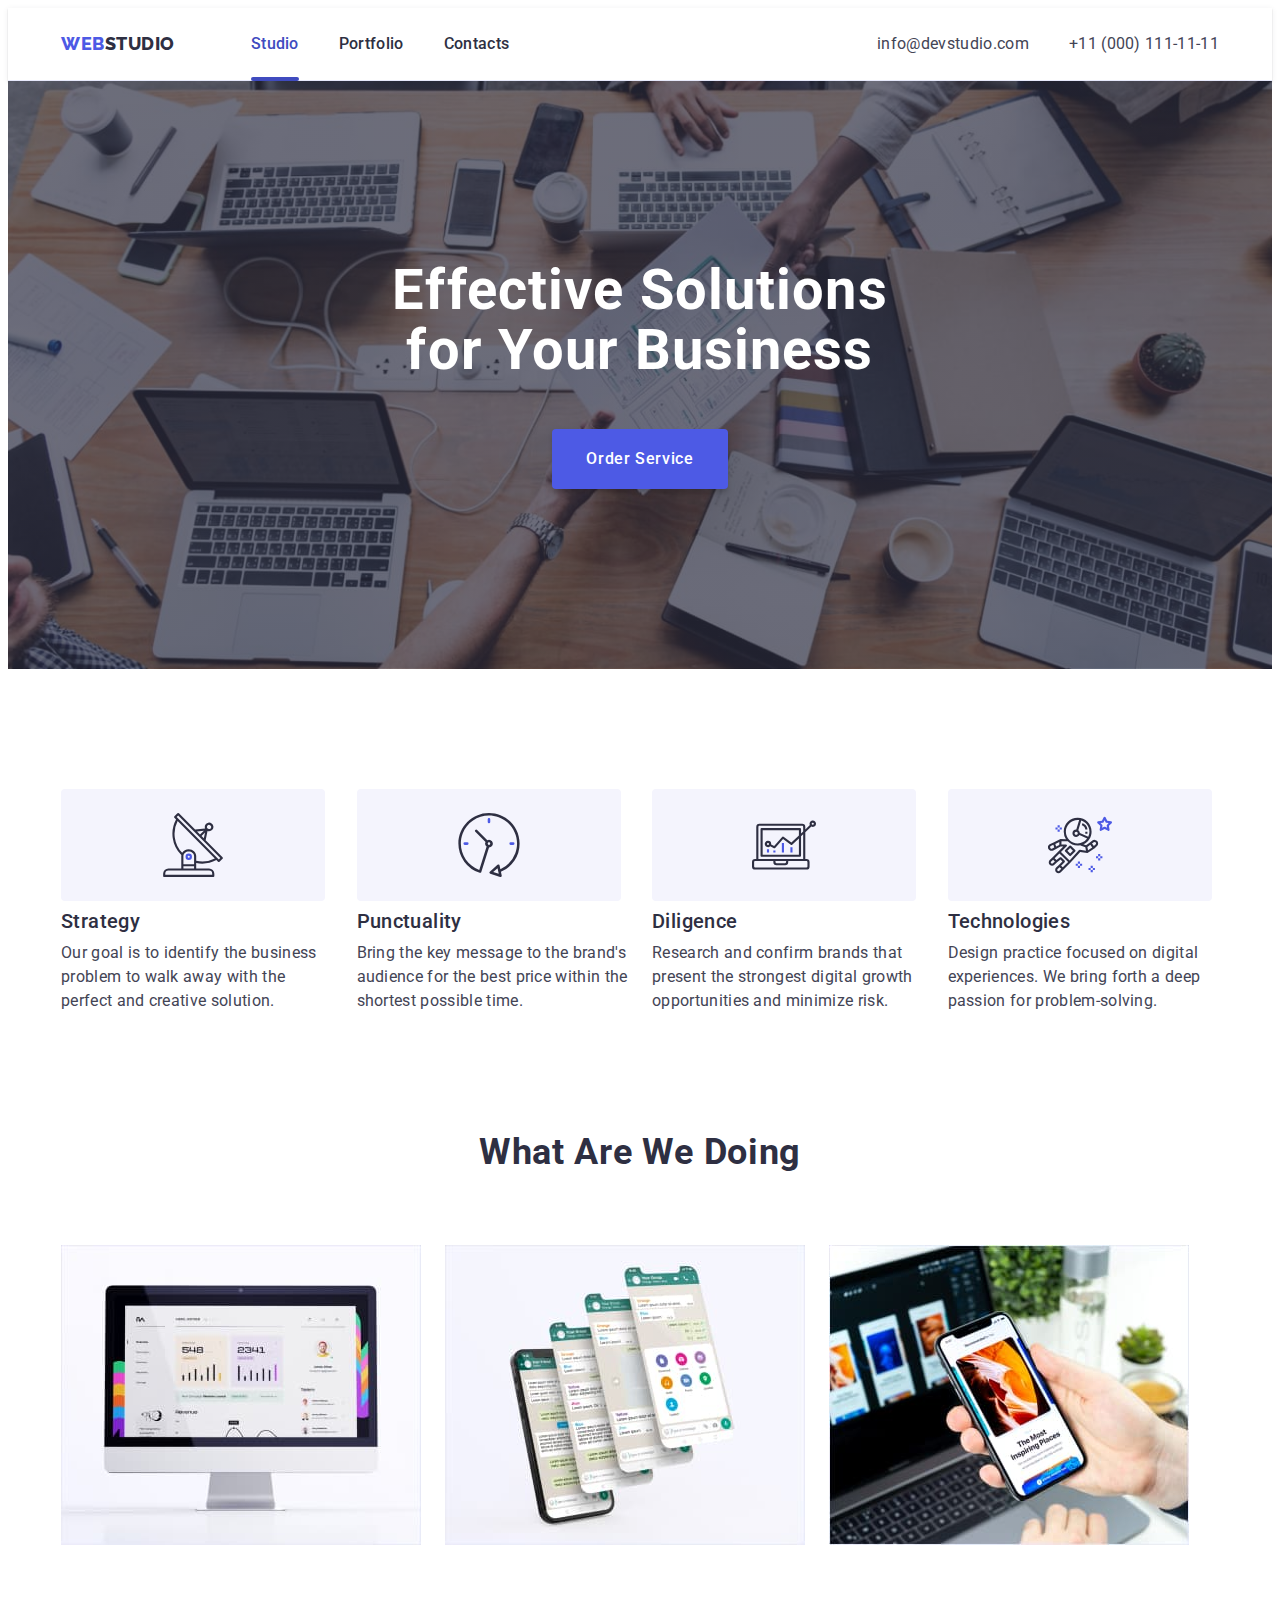
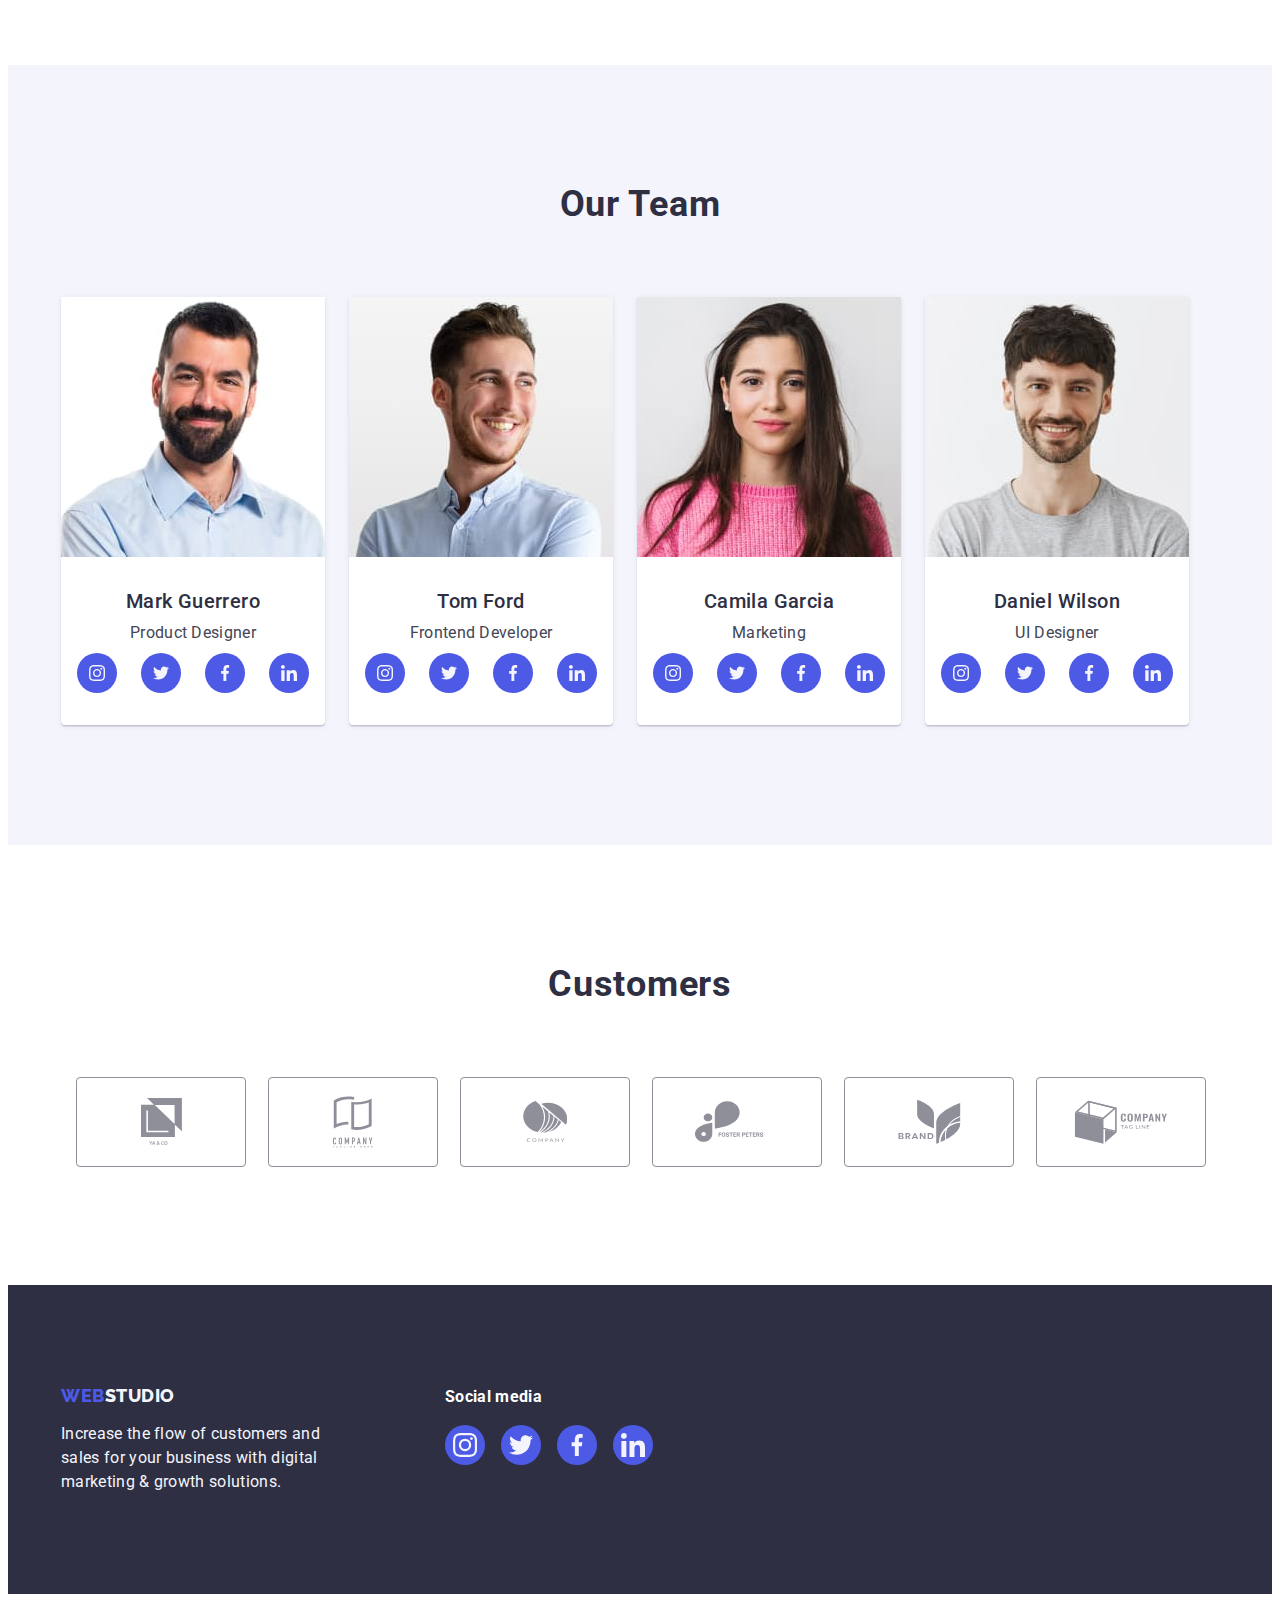
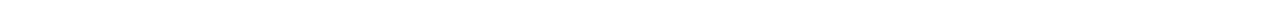
<file: index.html>
<!DOCTYPE html>
<html lang="en">
<head>
    <meta charset="UTF-8">
    <meta http-equiv="X-UA-Compatible" content="IE=edge">
    <meta name="viewport" content="width=device-width, initial-scale=1.0">
    <title>WebStudio</title>
    <link rel="stylesheet" href="https://cdnjs.cloudflare.com/ajax/libs/modern-normalize/1.1.0/modern-normalize.min.css"
        integrity="sha512-wpPYUAdjBVSE4KJnH1VR1HeZfpl1ub8YT/NKx4PuQ5NmX2tKuGu6U/JRp5y+Y8XG2tV+wKQpNHVUX03MfMFn9Q=="
        crossorigin="anonymous" referrerpolicy="no-referrer" />
        <link rel="preconnect" href="https://fonts.googleapis.com">
        <link rel="preconnect" href="https://fonts.gstatic.com" crossorigin>
        <link href="https://fonts.googleapis.com/css2?family=Raleway:wght@800&family=Roboto:wght@400;500;700;900&display=swap"
            rel="stylesheet">
        <link rel="stylesheet" href="./css/styles.css">
</head>
<body>
    <header class="header">
        <div class="header-container container">
<nav class="header-nav">
    <a href="./index.html" class="logo-top link">Web<span class="color-studio">Studio</span></a>
<ul class="header-list list">
    <li class="header-list list"><a href="./index.html" class="header-link link emphasis">Studio</a></li>
    <li class="header-list list"><a href="./portfolio.html" class="header-link link">Portfolio</a></li>
    <li class="header-list list"><a href="" class="header-link link">Contacts</a></li>
</ul></nav>
<address class="address">
    <ul class="address-list list">
        <li class="address-item"><a href="mailto:info@devstudio.com" class="address-contact link">info@devstudio.com</a>
        </li>
        <li class="address-item"><a href="tel:+110001111111" class="address-contact link">+11 (000) 111-11-11</a></li>
    </ul>
</address>
</div>
    </header>
    <main>
        <section class="hero">
            <div class="hero-container container">
            <h1 class="hero-title">Effective Solutions for Your Business</h1>
            <button data-modal-open type="button" class="hero-btn">Order Service</button>
            </div>
        </section>
        <section class="features section">
            <div class="features-container container">
                <h2 class="hidden">Features</h2>
            <ul class="features-list list">
                <li class="features-item">
                    <div class="icon-box">
                        <svg class="icon" width="64" height="64">
                            <use href="./images/icons.svg#icon-antenna"></use>
                        </svg>
                    </div>
                    <h3 class="features-title third-title">Strategy</h3>
                    <p class="features-text text">Our goal is to identify the business
                        problem to walk away with the perfect and creative solution.</p>
                </li>
                <li class="features-item">
                    <div class="icon-box">
                        <svg class="icon" width="64" height="64">
                            <use href="./images/icons.svg#icon-clock"></use>
                        </svg>
                    </div>
                    <h3 class="features-title third-title">Punctuality</h3>
                    <p class="features-text text">Bring the key message to the brand's audience for the best price within the
                        shortest possible time.</p>
                </li>
                <li class="features-item">
                    <div class="icon-box">
                        <svg class="icon" width="64" height="64">
                            <use href="./images/icons.svg#icon-diagram"></use>
                        </svg>
                    </div>
                    <h3 class="features-title third-title">Diligence</h3>
                    <p class="features-text text">Research and confirm brands that present the strongest digital growth
                        opportunities and minimize risk.</p>
                </li>
                <li class="features-item">
                    <div class="icon-box">
                        <svg class="icon" width="64" height="64">
                            <use href="./images/icons.svg#icon-astronaut"></use>
                        </svg>
                    </div>
                    <h3 class="features-title third-title">Technologies</h3>
                    <p class="features-text text">Design practice focused on digital experiences. We bring forth a deep passion for
                        problem-solving.</p>
                </li>
            </ul>
        </div>
        </section>
        <section class="our-work section">
        <div class="our-work-container container ">
            <h2 class="our-work-title title">What are we doing</h2>
        <ul class="our-work-list list">
            <li class="our-work-item"><img src="./images/computer_software.jpg" alt="computer software" width="360" height="300"
                    class="our-work-pic"></li>
            <li class="our-work-item"><img src="./images/communication_settings.jpg" alt="communication settings" width="360"
                    height="300" class="our-work-pic"></li>
            <li class="our-work-item"><img src="./images/phone_software.jpg" alt="phone software" width="360" height="300"
                    class="our-work-pic"></li>
        </ul>
    </div>
    </section>
    <section class="our-team section">
        <div class="our-team-container container">
            <h2 class="our-team-title title">Our Team</h2>
        <ul class="our-team-list list">
            <li class="our-team-item">
                <img src="./images/Mark_Guerrero_Product_Designer.jpg" alt="Mark Guerrero - Product Designer" width="264"
                    height="260" class="our-team-pic">
                <h3 class="our-team-subtitle third-title">Mark Guerrero</h3>
                <p class="our-team-text text">Product Designer</p>
                <ul class="team-social-list list">
                    <li class="team-social-item item">
                        <a class="team-social-link link" href="">
                            <svg class="team-social-icon icon" width="16" height="16"> 
                                <use href="./images/icons.svg#icon-instagram"></use>
                            </svg>
                        </a>
                    </li>
                    <li class="team-social-item item">
                        <a class="team-social-link link" href="">
                            <svg class="team-social-icon icon" width="16" height="16">
                                <use href="./images/icons.svg#icon-twitter"></use>
                            </svg>
                        </a>
                    </li>
                    <li class="team-social-item item">
                        <a class="team-social-link link" href="">
                            <svg class="team-social-icon icon" width="16" height="16">
                                <use href="./images/icons.svg#icon-facebook"></use>
                            </svg>
                        </a>
                    </li>
                    <li class="team-social-item item">
                        <a class="team-social-link link" href="">
                            <svg class="team-social-icon icon" width="16" height="16">
                                <use href="./images/icons.svg#icon-linkedin"></use>
                            </svg>
                        </a>
                    </li>
                </ul>
            </li>
            <li class="our-team-item">
                <img src="./images/Tom_Ford_Frontend_Developer.jpg" alt="Tom Ford - Frontend Developer" width="264" height="260"
                    class="our-team-pic">
                <h3 class="our-team-subtitle third-title">Tom Ford</h3>
                <p class="our-team-text text">Frontend Developer</p>
                <ul class="team-social-list list">
                    <li class="team-social-item item">
                        <a class="team-social-link link" href="">
                            <svg class="team-social-icon icon" width="16" height="16">
                                <use href="./images/icons.svg#icon-instagram"></use>
                            </svg>
                        </a>
                    </li>
                    <li class="team-social-item item">
                        <a class="team-social-link link" href="">
                            <svg class="team-social-icon icon" width="16" height="16">
                                <use href="./images/icons.svg#icon-twitter"></use>
                            </svg>
                        </a>
                    </li>
                    <li class="team-social-item item">
                        <a class="team-social-link link" href="">
                            <svg class="team-social-icon icon" width="16" height="16">
                                <use href="./images/icons.svg#icon-facebook"></use>
                            </svg>
                        </a>
                    </li>
                    <li class="team-social-item item">
                        <a class="team-social-link link" href="">
                            <svg class="team-social-icon icon" width="16" height="16">
                                <use href="./images/icons.svg#icon-linkedin"></use>
                            </svg>
                        </a>
                    </li>
                </ul>
            </li>
            <li class="our-team-item">
                <img src="./images/Camila_Garcia_Marketing.jpg" alt="Camila Garcia - Marketing" width="264" height="260"
                    class="our-team-pic">
                <h3 class="our-team-subtitle third-title">Camila Garcia</h3>
                <p class="our-team-text text">Marketing</p>
                <ul class="team-social-list list">
                    <li class="team-social-item item">
                        <a class="team-social-link link" href="">
                            <svg class="team-social-icon icon" width="16" height="16">
                                <use href="./images/icons.svg#icon-instagram"></use>
                            </svg>
                        </a>
                    </li>
                    <li class="team-social-item item">
                        <a class="team-social-link link" href="">
                            <svg class="team-social-icon icon" width="16" height="16">
                                <use href="./images/icons.svg#icon-twitter"></use>
                            </svg>
                        </a>
                    </li>
                    <li class="team-social-item item">
                        <a class="team-social-link link" href="">
                            <svg class="team-social-icon icon" width="16" height="16">
                                <use href="./images/icons.svg#icon-facebook"></use>
                            </svg>
                        </a>
                    </li>
                    <li class="team-social-item item">
                        <a class="team-social-link link" href="">
                            <svg class="team-social-icon icon" width="16" height="16">
                                <use href="./images/icons.svg#icon-linkedin"></use>
                            </svg>
                        </a>
                    </li>
                </ul>
            </li>
            <li class="our-team-item">
                <img src="./images/Daniel_Wilson_UI_Designer.jpg" alt="Daniel Wilson - UI Designer" width="264" height="260"
                    class="our-team-pic">
                <h3 class="our-team-subtitle third-title">Daniel Wilson</h3>
                <p class="our-team-text text">UI Designer</p>
                <ul class="team-social-list list">
                    <li class="team-social-item item">
                        <a class="team-social-link link" href="">
                            <svg class="team-social-icon icon" width="16" height="16">
                                <use href="./images/icons.svg#icon-instagram"></use>
                            </svg>
                        </a>
                    </li>
                    <li class="team-social-item item">
                        <a class="team-social-link link" href="">
                            <svg class="team-social-icon icon" width="16" height="16">
                                <use href="./images/icons.svg#icon-twitter"></use>
                            </svg>
                        </a>
                    </li>
                    <li class="team-social-item item">
                        <a class="team-social-link link" href="">
                            <svg class="team-social-icon icon" width="16" height="16">
                                <use href="./images/icons.svg#icon-facebook"></use>
                            </svg>
                        </a>
                    </li>
                    <li class="team-social-item item">
                        <a class="team-social-link link" href="">
                            <svg class="team-social-icon icon" width="16" height="16">
                                <use href="./images/icons.svg#icon-linkedin"></use>
                            </svg>
                        </a>
                    </li>
                </ul>
            </li>
        </ul></div>
    </section>
    <section class="customers section">
        <div class="customers-containet container">
        <h2 class="customers-title title">Customers</h2>
        <ul class="customers-list list">
            <li class="customers-item item">
                <a class="customers-link link" href="">
                    <svg class="customers-icon icon" width="41" height="47">
                        <use class="customers-logo" href="./images/icons.svg#icon-YaCo"></use>
                    </svg>
                </a>
            </li>
            <li class="customers-item item">
                <a class="customers-link link" href="">
                    <svg class="customers-icon icon" width="40" height="52">
                        <use class="customers-logo" href="./images/icons.svg#icon-Company_Tagline_Here"></use>
                    </svg>
                </a>
            </li>
            <li class="customers-item item">
                <a class="customers-link link" href="">
                    <svg class="customers-icon icon" width="44" height="41">
                        <use class="customers-logo" href="./images/icons.svg#icon-Company"></use>
                    </svg>
                </a>
            </li>
            <li class="customers-item item">
                <a class="customers-link link" href="">
                    <svg class="customers-icon icon" width="84" height="41">
                        <use class="customers-logo" href="./images/icons.svg#icon-Foster_Peters"></use>
                    </svg>
                </a>
            </li>
            <li class="customers-item item">
                <a class="customers-link link" href="">
                    <svg class="customers-icon icon" width="63" height="45">
                        <use class="customers-logo" href="./images/icons.svg#icon-Brand"></use>
                    </svg>
                </a>
            </li>
            <li class="customers-item item">
                <a class="customers-link link" href="">
                    <svg class="customers-icon icon" width="94" height="44">
                        <use class="customers-logo" href="./images/icons.svg#icon-Company_Tag_Line"></use>
                    </svg>
                </a>
            </li>
        </ul>
        </div>
    </section>
    </main>
    <footer class="footer">
    <div class="footer-container container">
        <div class="footer-box">
        <a href="./index.html" class="logo-bottom link">Web<span class="color-studio">Studio</span></a>
        <p class="footer-text text">Increase the flow of customers and sales for your business with digital marketing & growth
        solutions.</p>
        </div>
        <div class="footer-social">
            <h3 class="foter-social-title">Social media</h3>
            <ul class="footer-social-list list">
                <li class="footer-social-item item">
                    <a class="footer-social-link link" href="">
                        <svg class="footer-social-icon icon" width="24" height="24">
                            <use href="./images/icons.svg#icon-instagram"></use>
                        </svg>
                    </a>
                </li>
                <li class="footer-social-item item">
                    <a class="footer-social-link link" href="">
                        <svg class="footer-social-icon icon" width="24" height="24">
                            <use href="./images/icons.svg#icon-twitter"></use>
                        </svg>
                    </a>
                </li>
                <li class="footer-social-item item">
                    <a class="footer-social-link link" href="">
                        <svg class="footer-social-icon icon" width="22" height="24">
                            <use href="./images/icons.svg#icon-facebook"></use>
                        </svg>
                    </a>
                </li>
                <li class="footer-social-item item">
                    <a class="footer-social-link link" href="">
                        <svg class="footer-social-icon icon" width="24" height="24">
                            <use href="./images/icons.svg#icon-linkedin"></use>
                        </svg>
                    </a>
                </li>
            </ul>
        </div>

</div>
    </footer>

<div data-modal class="backdrop is-hidden">
    <div class="modal">
        <button data-modal-close class="close-btn" type="button">
            <svg class="close-icon-btn"  width="8" height="8">
            <use href="./images/icons.svg#icon-close"></use>
            </svg>
        </button>
    </div>
</div>
<script src="./js/modal.js"></script>
</body>
</html>
</file>
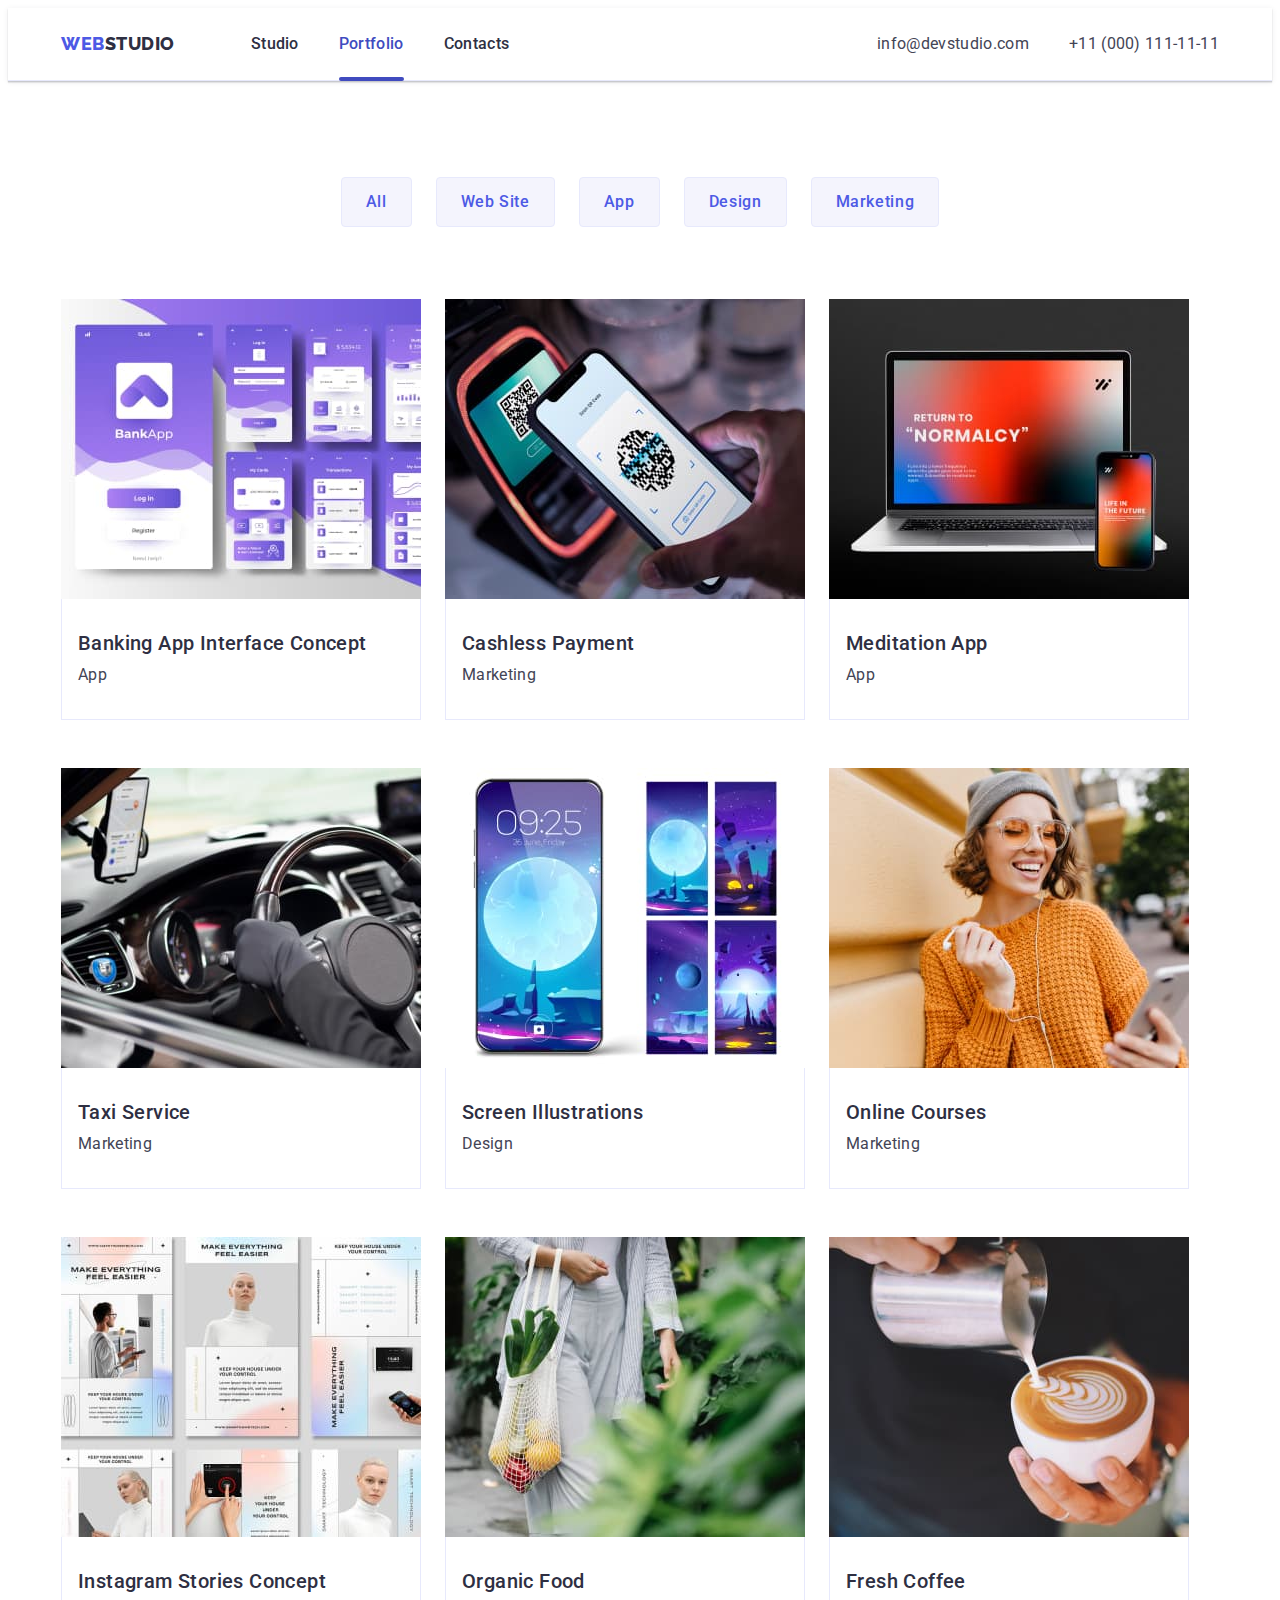
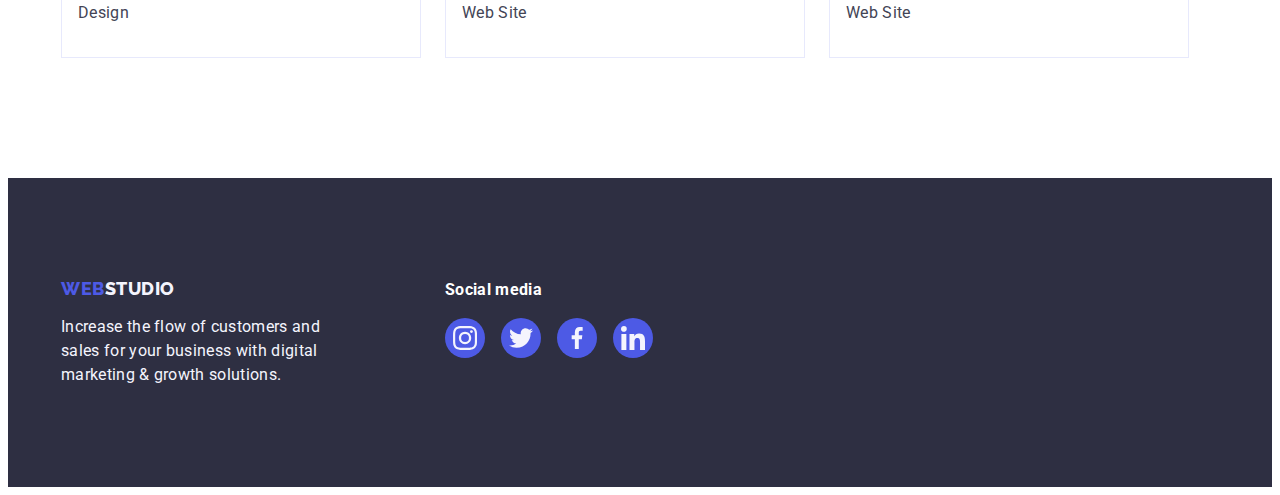
<file: portfolio.html>
<!DOCTYPE html>
<html lang="en">
<head>
    <meta charset="UTF-8">
    <meta http-equiv="X-UA-Compatible" content="IE=edge">
    <meta name="viewport" content="width=device-width, initial-scale=1.0">
    <title>Portfolio</title>
    <link rel="stylesheet" href="https://cdnjs.cloudflare.com/ajax/libs/modern-normalize/1.1.0/modern-normalize.min.css"
        integrity="sha512-wpPYUAdjBVSE4KJnH1VR1HeZfpl1ub8YT/NKx4PuQ5NmX2tKuGu6U/JRp5y+Y8XG2tV+wKQpNHVUX03MfMFn9Q=="
        crossorigin="anonymous" referrerpolicy="no-referrer" />
    <link rel="preconnect" href="https://fonts.googleapis.com">
    <link rel="preconnect" href="https://fonts.gstatic.com" crossorigin>
    <link href="https://fonts.googleapis.com/css2?family=Raleway:wght@800&family=Roboto:wght@400;500;700;900&display=swap"
        rel="stylesheet">
        <link rel="stylesheet" href="./css/styles.css">
<body>
<header class="header">
    <div class="header-container container">
        <nav class="header-nav">
            <a href="./index.html" class="logo-top link">Web<span class="color-studio">Studio</span></a>
            <ul class="header-list list">
                <li class="header-list list"><a href="./index.html" class="header-link link">Studio</a></li>
                <li class="header-list list"><a href="./portfolio.html" class="header-link link emphasis">Portfolio</a></li>
                <li class="header-list list"><a href="" class="header-link link">Contacts</a></li>
            </ul>
        </nav>
        <address class="address">
            <ul class="address-list list">
                <li class="address-item"><a href="mailto:info@devstudio.com"
                        class="address-contact link">info@devstudio.com</a>
                </li>
                <li class="address-item"><a href="tel:+110001111111" class="address-contact link">+11 (000)
                        111-11-11</a></li>
            </ul>
        </address>
    </div>
</header>
    <main>
        <section class="portfolio">
            <div class="portfolio-container container">
            <h1 class="hidden">Portfolio</h1>
            <ul class="portfolio-functional-list list">
                <li class="portfolio-functional-item"><button type="button" class="portfolio-functional-btn btn">All</button></li>
                <li class="portfolio-functional-item"><button type="button" class="portfolio-functional-btn btn">Web Site</button></li>
                <li class="portfolio-functional-item"><button type="button" class="portfolio-functional-btn btn">App</button></li>
                <li class="portfolio-functional-item"><button type="button" class="portfolio-functional-btn btn">Design</button></li>
                <li class="portfolio-functional-item"><button type="button" class="portfolio-functional-btn btn">Marketing</button></li>
            </ul>
            <ul class="portfolio-list list">
              <li class="portfolio-item">
                <a href="" class="portfolio-link link">
                    <div class="portfolio-overlay-imgnote">
                    <img src="./images/Banking_App_Interface_Concept.jpg" alt="Banking App" width="360" height="300" class="portfolio-pic">
                <p class="portfolio-imgnote text">14 Stylish and User-Friendly App Design Concepts · Task Manager App · Calorie Tracker App · Exotic Fruit Ecommerce App ·
                Cloud Storage App</p>
                </div>
                    <div class="wrapper-portfolio">
                        <h2 class="portfolio-title third-title">Banking App Interface Concept</h2>
                    <p class="portfolio-text text">App</p>
                </div>
                </a>
              </li>
              <li class="portfolio-item">
                <a href="" class="portfolio-link link">
                    <div class="portfolio-overlay-imgnote">
                    <img src="./images/Cashless_Payment.jpg" alt="Cashless_Payment" width="360" height="300" class="portfolio-pic">
                        <p class="portfolio-imgnote text">14 Stylish and User-Friendly App Design Concepts · Task Manager App · Calorie
                            Tracker App · Exotic Fruit Ecommerce App ·
                            Cloud Storage App</p>
                    </div>
                    <div class="wrapper-portfolio">
                        <h2 class="portfolio-title third-title">Cashless Payment</h2>
                    <p class="portfolio-text text">Marketing</p>
                </div>
                </a>
              </li>
              <li class="portfolio-item">
                <a href="" class="portfolio-link link">
                    <div class="portfolio-overlay-imgnote">
                        <img src="./images/Meditation_App.jpg" alt="Meditation App" width="360" height="300" class="portfolio-pic">
                        <p class="portfolio-imgnote text">14 Stylish and User-Friendly App Design Concepts · Task Manager App · Calorie
                            Tracker App · Exotic Fruit Ecommerce App ·
                            Cloud Storage App</p>
                    </div>
                    <div class="wrapper-portfolio">
                        <h2 class="portfolio-title third-title">Meditation App</h2>
                    <p class="portfolio-text text">App</p>
                </div>
                </a>
              </li>
              <li class="portfolio-item">
                <a href="" class="portfolio-link link">
                    <div class="portfolio-overlay-imgnote">
                    <img src="./images/Taxi_Service.jpg" alt="Taxi Service" width="360" height="300" class="portfolio-pic">
                        <p class="portfolio-imgnote text">14 Stylish and User-Friendly App Design Concepts · Task Manager App · Calorie
                            Tracker App · Exotic Fruit Ecommerce App ·
                            Cloud Storage App</p>
                    </div>
                    <div class="wrapper-portfolio">
                        <h2 class="portfolio-title third-title">Taxi Service</h2>
                    <p class="portfolio-text text">Marketing</p>
                </div>
                </a>
              </li>
              <li class="portfolio-item">
                <a href="" class="portfolio-link link">
                    <div class="portfolio-overlay-imgnote">
                    <img src="./images/Screen_Illustrations.jpg" alt="Screen Illustrations" width="360" height="300" class="portfolio-pic">
                        <p class="portfolio-imgnote text">14 Stylish and User-Friendly App Design Concepts · Task Manager App · Calorie
                            Tracker App · Exotic Fruit Ecommerce App ·
                            Cloud Storage App</p>
                    </div>
                    <div class="wrapper-portfolio">
                        <h2 class="portfolio-title third-title">Screen Illustrations</h2>
                    <p class="portfolio-text text">Design</p>
                </div>
                </a>
              </li>
              <li class="portfolio-item">
                <a href="" class="portfolio-link link">
                    <div class="portfolio-overlay-imgnote">
                    <img src="./images/Online_Courses.jpg" alt="Online Courses" width="360" height="300" class="portfolio-pic">
                        <p class="portfolio-imgnote text">14 Stylish and User-Friendly App Design Concepts · Task Manager App · Calorie
                            Tracker App · Exotic Fruit Ecommerce App ·
                            Cloud Storage App</p>
                    </div>
                    <div class="wrapper-portfolio">
                        <h2 class="portfolio-title third-title">Online Courses</h2>
                    <p class="portfolio-text text">Marketing</p>
                </div>
                </a>
              </li>
              <li class="portfolio-item">
                <a href="" class="portfolio-link link">
                    <div class="portfolio-overlay-imgnote">
                    <img src="./images/Instagram_Stories_Concept.jpg" alt="Instagram Stories Concept" width="360" height="300"
                        class="portfolio-pic">
                        <p class="portfolio-imgnote text">14 Stylish and User-Friendly App Design Concepts · Task Manager App · Calorie
                            Tracker App · Exotic Fruit Ecommerce App ·
                            Cloud Storage App</p>
                    </div>
                    <div class="wrapper-portfolio">
                        <h2 class="portfolio-title third-title">Instagram Stories Concept</h2>
                    <p class="portfolio-text text">Design</p>
                </div>
                </a>
              </li>
              <li class="portfolio-item">
                <a href="" class="portfolio-link link">
                    <div class="portfolio-overlay-imgnote">
                        <img src="./images/Organic_Food.jpg" alt="Organic Food" width="360" height="300" class="portfolio-pic">
                        <p class="portfolio-imgnote text">14 Stylish and User-Friendly App Design Concepts · Task Manager App · Calorie
                            Tracker App · Exotic Fruit Ecommerce App ·
                            Cloud Storage App</p>
                    </div>
                    <div class="wrapper-portfolio">
                        <h2 class="portfolio-title third-title">Organic Food</h2>
                    <p class="portfolio-text text">Web Site</p>
                </div>
                </a>
              </li>
              <li class="portfolio-item">
                <a href="" class="portfolio-link link">
                    <div class="portfolio-overlay-imgnote">
                    <img src="./images/Fresh_Coffee.jpg" alt="Fresh Coffee" width="360" height="300" class="portfolio-pic">
                        <p class="portfolio-imgnote text">14 Stylish and User-Friendly App Design Concepts · Task Manager App · Calorie
                            Tracker App · Exotic Fruit Ecommerce App ·
                            Cloud Storage App</p>
                    </div>
                    <div class="wrapper-portfolio">
                        <h2 class="portfolio-title third-title">Fresh Coffee</h2>
                    <p class="portfolio-text text">Web Site</p>
                </div>
                </a>
              </li>
            </ul> 
            </div>
        </section>
    </main>
<footer class="footer">
    <div class="footer-container container">
        <div class="footer-box">
            <a href="./index.html" class="logo-bottom link">Web<span class="color-studio">Studio</span></a>
            <p class="footer-text text">Increase the flow of customers and sales for your business with digital
                marketing & growth
                solutions.</p>
        </div>
        <div class="footer-social">
            <h3 class="foter-social-title">Social media</h3>
            <ul class="footer-social-list list">
                <li class="footer-social-item item">
                    <a class="footer-social-link link" href="">
                        <svg class="footer-social-icon icon" width="24" height="24">
                            <use href="./images/icons.svg#icon-instagram"></use>
                        </svg>
                    </a>
                </li>
                <li class="footer-social-item item">
                    <a class="footer-social-link link" href="">
                        <svg class="footer-social-icon icon" width="24" height="24">
                            <use href="./images/icons.svg#icon-twitter"></use>
                        </svg>
                    </a>
                </li>
                <li class="footer-social-item item">
                    <a class="footer-social-link link" href="">
                        <svg class="footer-social-icon icon" width="22" height="24">
                            <use href="./images/icons.svg#icon-facebook"></use>
                        </svg>
                    </a>
                </li>
                <li class="footer-social-item item">
                    <a class="footer-social-link link" href="">
                        <svg class="footer-social-icon icon" width="24" height="24">
                            <use href="./images/icons.svg#icon-linkedin"></use>
                        </svg>
                    </a>
                </li>
            </ul>
        </div>

    </div>
</footer>
</body>
</html>
</file>
<file: css/styles.css>
:root {
    --main-backgroud-color: #ffffff;
    --hero-background-color: #2E2F42;
    --modal-backgroud-color: #F4F4FD;
    --main-btn-backgroudcolor: #F4F4FD;
    --primary-brand-color: #4D5AE5;
    --pressed-color: #404BBF;
    --accent-color:#2E2F42;
    --second-accent-color: #ffffff;
    --text-color: #434455;
    --additional-color: #F4F4FD;
    --helper-color: #8E8F99;
}


body {
    font-family: 'Roboto', sans-serif;
    color: var(--text-color);
    background-color: var(--main-backgroud-color)
}

p,
h1,
h2,
h3,
h4,
h5,
h6 {
    margin: 0;
}

ul {
    margin: 0;
    padding-left: 0;
}

img {
    display: block
}

.container {
    width: 1158px;
    padding: 0 15px;
    margin: 0 auto;
    /* outline: 2px solid red; */
}

/* .section {

} */

.title {
    font-size: 36px;
    line-height: 1.11;
    text-align: center;
    letter-spacing: 0.02em;
    text-transform: capitalize;
    color:var(--accent-color)
}

.link {
    text-decoration: none;

}

.link:is(:hover, :focus){
    color: var(--pressed-color)
}

/* .btn {
    font-family: 'Roboto', sans-serif;
    font-weight: 500;
    font-size: 16px;
    line-height: 1.5;
    letter-spacing: 0.04em;
    cursor: pointer;
    color:var(--primary-brand-color);
    background-color: var(--main-btn-backgroudcolor);

    transition: color 250ms cubic-bezier(0.4, 0, 0.2, 1), background-color 250ms cubic-bezier(0.4, 0, 0.2, 1), border-color 250ms cubic-bezier(0.4, 0, 0.2, 1);

} */

.btn:is(:hover, :focus){
    color: var(--second-accent-color);
    background-color: var(--pressed-color);
    border-color: transparent;
}

.list {
    list-style: none;
}

.third-title {
    font-weight: 500;
    font-size: 20px;
    line-height: 1.2;
    letter-spacing: 0.02em;
    color: var(--accent-color);
}

.text {
    font-size: 16px;
    line-height: 1.5;
    letter-spacing: 0.02em;
    color: var(--text-color);
}


/*-------------------------HEADER-------------------------*/




.header {
    font-weight: 500;
    font-size: 16px;
    line-height: 1.5;
    letter-spacing: 0.02em;

    padding: 24px 0;
        
    border-bottom: 1px solid #E7E9FC;
    box-shadow: 0px 2px 1px rgba(46, 47, 66, 0.08), 0px 1px 1px rgba(46, 47, 66, 0.16), 0px 1px 6px rgba(46, 47, 66, 0.08);
    }

.header-container{
    display: flex;
    align-items: center;
}

.header-nav {
    display: flex;
    align-items: center;
    margin-right: auto;
}

.logo-top {
        font-family: 'Raleway', sans-serif;
        font-weight: 800;
        font-size: 18px;
        line-height: 1.17;
        letter-spacing: 0.03em;
        text-transform: uppercase;
        color: var(--primary-brand-color);

        margin-right: 76px;
    }


.color-studio {
    color: var(--accent-color);
}

.header-list {
    display: flex;
    gap: 40px;
}


.header-link {
    color: var(--accent-color);
    position: relative;

    transition: color 250ms cubic-bezier(0.4, 0, 0.2, 1);
}

.header-link:is(:hover, :focus) {
    color: var(--pressed-color);
}

.emphasis{
    color: #404BBF;
}

.emphasis::after{
    content: "";
    position: absolute;
    width: 100%;
    height: 4px;
    left: 0;
    bottom: -25px;

    background: #404BBF;
    border-radius: 2px;
}

.address {
    font-style: normal;
    font-weight: 400;
    text-decoration: none;
}

.address-list {
    display: flex;
    gap: 40px;
}

/* .address-item {} */

.address-contact {
    color: var(--text-color);
    transition: color 250ms cubic-bezier(0.4, 0, 0.2, 1);
}

.address-contact:is(:hover, :focus) {
    color: var(--pressed-color);
}


/*-------------------------HERO-------------------------*/

.hero {
    background: var(--hero-background-color);
    background-image: linear-gradient(rgba(46, 47, 66, 0.7), rgba(46, 47, 66, 0.7)), 
    url(../images/hero-people-office.jpg);
    background-repeat: no-repeat;
    background-position: center;
    background-size: cover;

    max-width: 1440px;
    padding: 180px 0;
    margin: 0 auto;

}

/* .hero-container {
} */

.hero-title {
    font-size: 56px;
    line-height: 1.07;
    text-align: center;
    letter-spacing: 0.02em;
    color: var(--second-accent-color);

    max-width: 496px;
    margin-bottom:48px;
    margin-left: auto;
    margin-right: auto;

}

.hero-btn {
    font-family: 'Roboto', sans-serif;
    font-weight: 500;
    font-size: 16px;
    line-height: 1.5;
    letter-spacing: 0.04em;
    cursor: pointer;

    color: var(--second-accent-color);
    background: var(--primary-brand-color);

    display: block;
    margin-left: auto;
    margin-right: auto;
    padding: 16px 32px;
    
    border-color: transparent;
    box-shadow: 0px 4px 4px rgba(0, 0, 0, 0.15);
    border-radius: 4px;

    transition: background-color 250ms cubic-bezier(0.4, 0, 0.2, 1);
}

.hero-btn:is(:hover, :focus) {
    color: var(--second-accent-color);
    background-color: var(--pressed-color);
}


/*-------------------------Feauters-------------------------*/


.features{
    padding: 120px 0;
}

/* .features-container{
} */

.hidden {
    position: absolute;
    width: 1px;
    height: 1px;
    margin: -1px;
    border: 0;
    padding: 0;
    white-space: nowrap;
    clip-path: inset(100%);
    clip: rect(0 0 0 0);
    overflow: hidden;
}

.features-list {
    display: flex;
    gap: 24px;
}

.features-item {
    width: calc((100% - 72px) / 4);
}

.icon-box {
    width: 264px;
    height: 112px;

    background-color: var(--modal-backgroud-color);
    border-radius: 4px;

    display: flex;
    justify-content: center;
    align-items: center;

    margin-bottom: 8px;
}

/* .icon {

} */

.features-title {
    margin-bottom: 8px;
}

/* .features-text {} */

/*-------------------------What are we doing-------------------------*/

.our-work {
    padding: 0 0 120px 0;
}

/* .our-work-container{
} */

.our-work-title {
    margin-bottom: 72px;
}

.our-work-list {
    display: flex;
    gap: 24px;
}

/* .our-work-item {}


.our-work-pic {} */

/*-------------------------Our Team-------------------------*/

.our-team {
    background-color: var(--modal-backgroud-color);
    padding: 120px 0;
}

/* .our-team-container{} */

.our-team-title {
    margin-bottom: 72px;
}

.our-team-list {
    display: flex;
    gap: 24px;
}

.our-team-item {
    background-color:var(--main-backgroud-color);
    box-shadow: 0px 1px 6px rgba(46, 47, 66, 0.08), 0px 1px 1px rgba(46, 47, 66, 0.16), 0px 2px 1px rgba(46, 47, 66, 0.08);

    padding-bottom: 32px;

    border-radius: 0px 0px 4px 4px;
    }

.our-team-pic {
    margin-bottom: 32px;
}

.our-team-subtitle {
    text-align: center;

    margin-bottom: 8px;
}

.our-team-text {
    text-align: center;
    margin-bottom: 8px;
}

.team-social-list {
    display: flex;
    flex-direction: row;
    justify-content: center;
    align-items: center;
    gap: 24px;

}

.team-social-item {
    width: 40px;
    height: 40px;
}

.team-social-link {
    width: 100%;
    height: 100%;
    border-radius: 50%;
    border-color: transparent;
    background-color: var(--primary-brand-color);
    fill: var(--second-accent-color);
    display: flex;
    align-items: center;
    justify-content: center;

    transition: background-color 250ms cubic-bezier(0.4, 0, 0.2, 1);
        
}

.team-social-link:hover,
.team-social-link:focus {
    background-color: var(--pressed-color);

}

/* .team-social-icon {
    
}

.icon {
    
} */

/*-------------------------Customers-------------------------*/

.customers {
    padding: 120px 0;
}


/* .customers-containet {

} */


.customers-title {
    margin-bottom: 72px;
}


.customers-list {
    display: flex;
    align-items: center;
    justify-content: center;
    gap: 24px;

}


.customers-item {
    width: 168px;
    height: 88px;

}


.customers-link {
    width: 100%;
    height: 100%;
    
    color: var(--helper-color);
    border: 1px solid var(--helper-color);
    border-radius: 4px;
    
    display: flex;
    align-items: center;
    justify-content: center;

    transition: color 250ms cubic-bezier(0.4, 0, 0.2, 1), border-color 250ms cubic-bezier(0.4, 0, 0.2, 1);

}

.customers-icon {
    fill: currentColor;

}

.customers-link:hover,
.customers-link:focus {
    color: var(--pressed-color);
    border-color: var(--pressed-color);
}

/* .customers-logo{
    

} */

/* .customers-logo {
    filter: drop-shadow(0px 4px 4px rgba(0, 0, 0, 0.25));

} */
/* 
.icon {

} */


/*-------------------------Footer-------------------------*/

.footer {
    background-color:var(--hero-background-color);
    padding-top: 100px;
    padding-bottom: 100px;
}

.footer-container{
    display: flex;

}

.footer-box{
    margin-right: 120px;

}

.logo-bottom {
    font-family: 'Raleway', sans-serif;
    font-weight: 800;
    font-size: 18px;
    line-height: 1.17;
    letter-spacing: 0.03em;
    text-transform: uppercase;
    color: var(--primary-brand-color);
}


.footer .color-studio {
    color: var(--additional-color);
}

.footer-text {
    color: var(--additional-color);
    max-width: 264px;
    margin-top: 16px;
}

.footer-social {
    display: block;
    justify-content: center;
    align-items: center;

}

.foter-social-title {
    font-size: 16px;
    line-height: 1.5;
    letter-spacing: 0.02em;

    color: var(--second-accent-color);

    margin-bottom: 16px;

}

.footer-social-list {
    display: flex;
    gap: 16px;

}

.footer-social-item {
    width: 40px;
    height: 40px;


}

.footer-social-link {
    width: 100%;
    height: 100%;
    border-radius: 50%;
    border-color: transparent;
    background-color: var(--primary-brand-color);
    fill: var(--second-accent-color);
    display: flex;
    align-items: center;
    justify-content: center;

    transition: background-color 250ms cubic-bezier(0.4, 0, 0.2, 1);

}

.footer-social-link:hover,
.footer-social-link:focus {
    background-color: #31D0AA;

}


/* .footer-social-icon {

}

.icon {

} */

/*-------------------------Portfolio-------------------------*/

.portfolio {
    padding-top: 96px;
    padding-bottom: 120px;
}

/* .portfolio-container{
} */

/*-----------Portfolio - Functional/*-----------*/



.portfolio-functional-list {
    display: flex;
    gap: 24px;
    justify-content: center;

margin-bottom: 72px;

/* outline: 2px solid red; */
}

/* .portfolio-functional-item {} */

.portfolio-functional-btn {
    font-family: 'Roboto', sans-serif;
    font-weight: 500;
    font-size: 16px;
    line-height: 1.5;
    letter-spacing: 0.04em;
    cursor: pointer;
    color: var(--primary-brand-color);
    background-color: var(--main-btn-backgroudcolor);

    padding: 12px 24px;

    border: 1px solid #E7E9FC;
    border-radius: 4px;

    transition: color 250ms cubic-bezier(0.4, 0, 0.2, 1),
        background-color 250ms cubic-bezier(0.4, 0, 0.2, 1),
        border-color 250ms cubic-bezier(0.4, 0, 0.2, 1), 
        box-shadow 250ms cubic-bezier(0.4, 0, 0.2, 1);

}

.portfolio-functional-btn:is(:hover, :focus) {
    color: var(--second-accent-color);
    background-color: var(--pressed-color);
    border-color: transparent;
    box-shadow: 0px 4px 4px rgba(0, 0, 0, 0.15);
}


/*-------------------------Portfolio-------------------------*/



.portfolio-list {
    display: flex;
    flex-wrap: wrap;
    gap: 48px 24px;
}

/* .portfolio-item {
    

} */


/* .portfolio-item {
    margin-bottom: 48px;
    outline: 2px solid red;

} */


/* .portfolio-item:nth-last-child( -n + 3) {
    margin-bottom: 0;

}

.portfolio-item:not( :nth-child(3n)) {
    margin-right: 24px;
} */

.portfolio-overlay-imgnote{
    position: relative;
    overflow: hidden;  
}

.portfolio-imgnote{
    position: absolute;

    height: 100%;
    width: 100%;
    top: 0;
    left: 0;

    padding: 40px 32px;

    color: var(--additional-color);
    background-color: var(--primary-brand-color);

    transform: translateY(100%);

    transition: transform 250ms cubic-bezier(0.4, 0, 0.2, 1);

}

.portfolio-link:is(:hover, :focus) .portfolio-imgnote{
    transform: translate(0);

}


.wrapper-portfolio{
    padding-top: 32px;
    padding-bottom: 32px;
    padding-left: 16px;

    border-left: 1px solid #E7E9FC;
    border-bottom: 1px solid #E7E9FC;
    border-right: 1px solid #E7E9FC;
}

.portfolio-link {
    display: block;

    transition: box-shadow 250ms cubic-bezier(0.4, 0, 0.2, 1);
    
}

.portfolio-link:is(:hover, :focus){

    bottom: 100%;
    box-shadow: 0px 1px 6px rgba(46, 47, 66, 0.08), 0px 1px 1px rgba(46, 47, 66, 0.16), 0px 2px 1px rgba(46, 47, 66, 0.08);

}


/* .portfolio-pic {} */

.portfolio-title {
    margin-bottom: 8px;
}

/* .portfolio-text {} */


/*-------------------------Other-------------------------*/

.backdrop{
    position: fixed;

    height: 100%;
    width: 100%;
    top: 0;

    background: rgba(46, 47, 66, 0.4);

    transition: opacity 250ms cubic-bezier(0.4, 0, 0.2, 1), visibility 250ms cubic-bezier(0.4, 0, 0.2, 1);
}

.is-hidden {
    opacity: 0;
    visibility: hidden;
    pointer-events: none;
}


.modal{
    position: absolute;

    min-width: 408px;
    height: 584px;
    top: 50%;
    left: 50%;
    transform: translate(-50%, -50%) scale(1);

    padding: 24px;

    background: #fcfcfc;

    box-shadow: 0px 1px 1px rgba(0, 0, 0, 0.14), 0px 1px 3px rgba(0, 0, 0, 0.12), 0px 2px 1px rgba(0, 0, 0, 0.2);
    border-radius: 4px;

    transition: transform 250ms cubic-bezier(0.4, 0, 0.2, 1);

}

.backdrop.is-hidden .modal {
    transform: translate(-50% -50%) scale(0) rotate(-90deg);
}

.close-btn{
    position: absolute;
    display: flex;
    justify-content: center;
    align-items: center;
    width: 24px;
    height: 24px;
    right: 24px;
    cursor: pointer;


    border-radius: 50%;
    border: 1px solid rgba(0, 0, 0, 0.1);
    background-color: #E7E9FC;

    transition: background-color 250ms cubic-bezier(0.4, 0, 0.2, 1), color 250ms cubic-bezier(0.4, 0, 0.2, 1);
}

.close-btn:is(:hover, :focus){
    color: var(--second-accent-color);
    background-color: var(--pressed-color);
}

.close-icon-btn{
    fill: currentColor;
}
</file>
